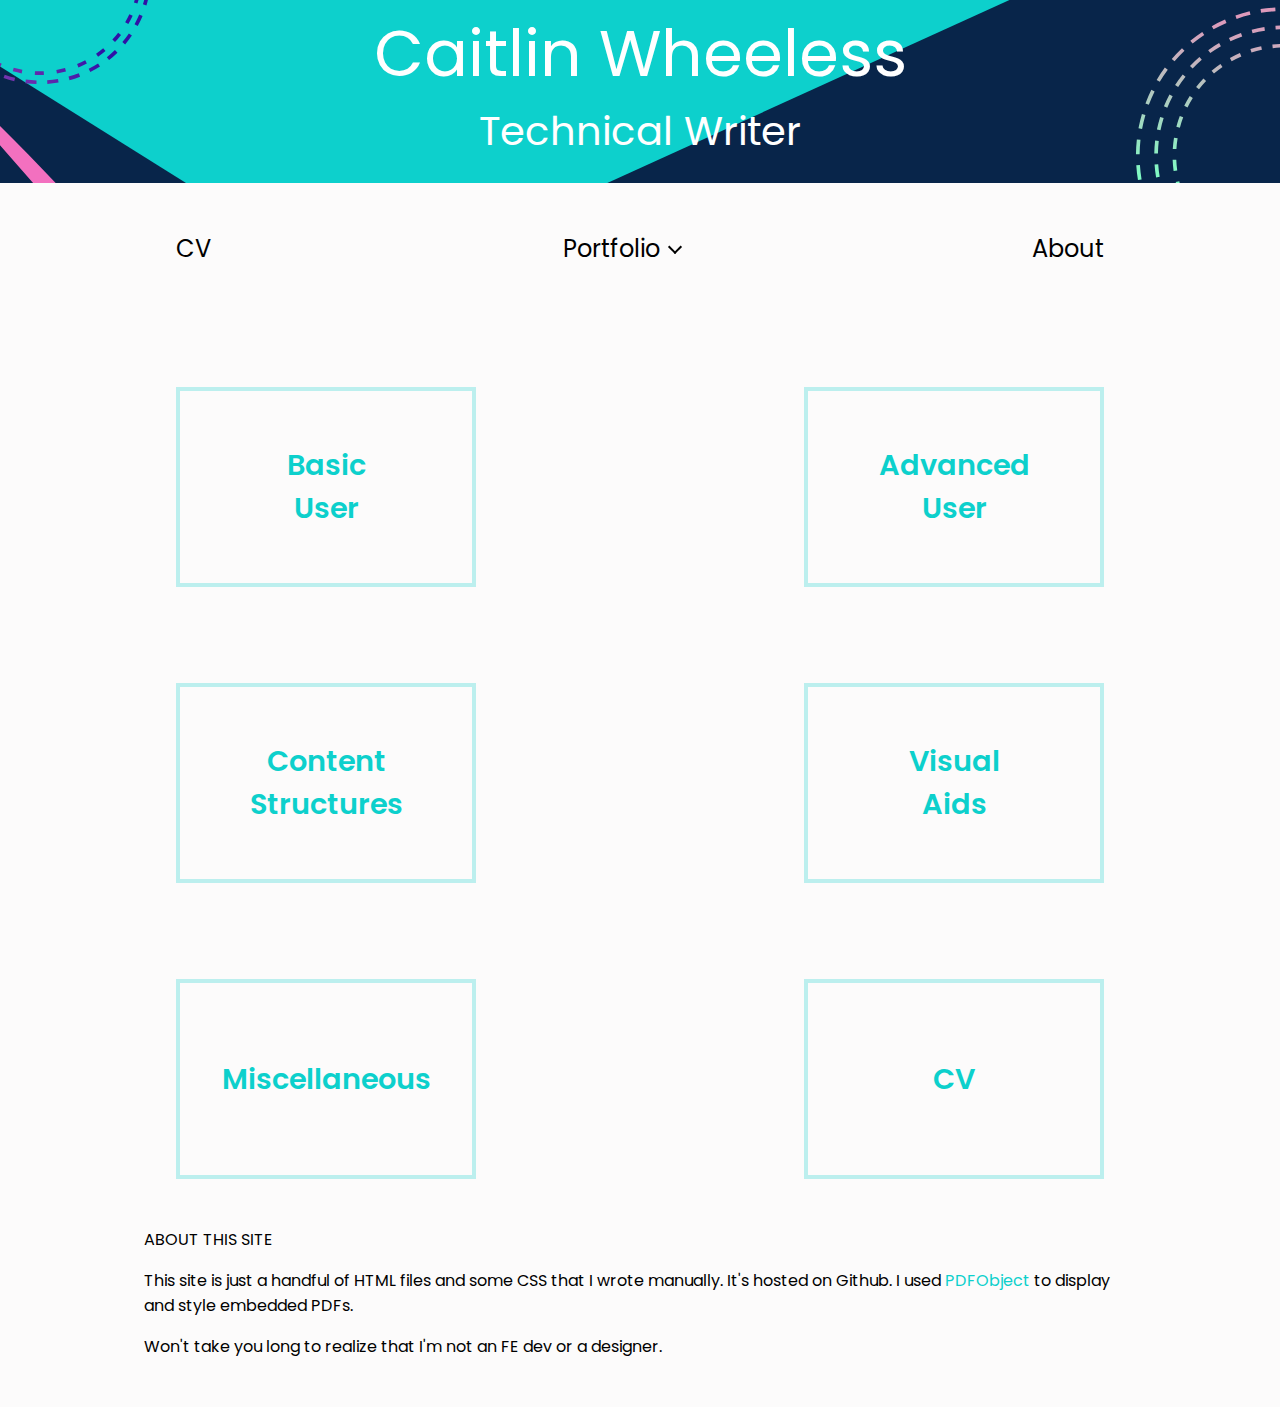
<file: index.html>
<!Doctype html>
<html>
<head>
	<meta http-equiv="Content-Type" content="text/html; charset=UTF-8" />
    <meta name="viewport" content="width=device-width, initial-scale=1">
	<title>Caitlin Wheeless Portfolio</title>
    <link href="https://fonts.googleapis.com/css?family=Poppins&display=swap" rel="stylesheet">
    <link href="css_caitlin.css" type="text/css" rel="stylesheet">
    <link href="css_home.css" type="text/css" rel="stylesheet" >
    <link rel="shortcut icon" type="image/png" href="favicon.ico"/>
    
    
</head>
<body>
    <header><div class="hometitle">Caitlin Wheeless</div>
    <div class="jobtitle">Technical Writer</div>
    </header>
    <nav>
        <div class="navwrap">
            <div><a href="resume.html">CV</a></div>
            <div class="dd-link"><span class="dd-arrow">Portfolio</span>
                <div id="cw-drop" class="dd-p">
                    <div>
                        <ul>
                            <li><a href="basic.html">Basic User</a></li>
                            <li><a href="advanced.html">Advanced User</a></li>
                            <li><a href="restructure.html">Content Structures</a></li>
                            <li><a href="visual.html">Visual Aids</a></li>
                            <li><a href="misc.html">Miscellaneous</a></li>
                        </ul>
                    </div>
                </div>
            </div>
            <div><a href="about.html">About</a></div>
        </div>
    </nav>
    <main>
    <article>
        <div class="homewrap">
        
            <div>
                <div>
                    <a class="card-b teal draw" href="basic.html"><span class="card-t">Basic User</span></a>
                </div>
            </div>
        
            <div>
                <div>
                    <a class="card-b teal draw" href="advanced.html"><span class="card-t">Advanced User</span></a>
                </div>
            </div>
            
            <div>
                <div>
                    <a class="card-b teal draw" href="restructure.html"><span class="card-t">Content Structures</span></a>
                </div>
            </div>
            
            <div>
                <div>
                    <a class="card-b teal draw" href="visual.html"><span class="card-t">Visual Aids</span></a>
                </div>
            </div>
            
            <div>
                <div>
                    <a class="card-b teal draw" href="misc.html"><span class="card-t">Miscellaneous</span></a>
                </div>
            </div>
            
            <div>
                <div>
                    <a class="card-b teal draw" href="resume.html"><span class="card-t">CV</span></a>
                </div>
            </div>
            
        
        </div>

        <div class="about-wrap">
            <div class="about-content">
                <div class="about-title im">ABOUT THIS SITE</div>
                <div class="im">
                    <p>This site is just a handful of HTML files and some CSS that I wrote manually. It's hosted on Github. I used <a target="_blank" href="https://pdfobject.com/">PDFObject</a> to display and style embedded PDFs.</p>
                    <p>Won't take you long to realize that I'm not an FE dev or a designer.</p>
                </div>
            </div> 
        </div>  
    </article>
    
    
    </main>

</body>    
</html>
</file>
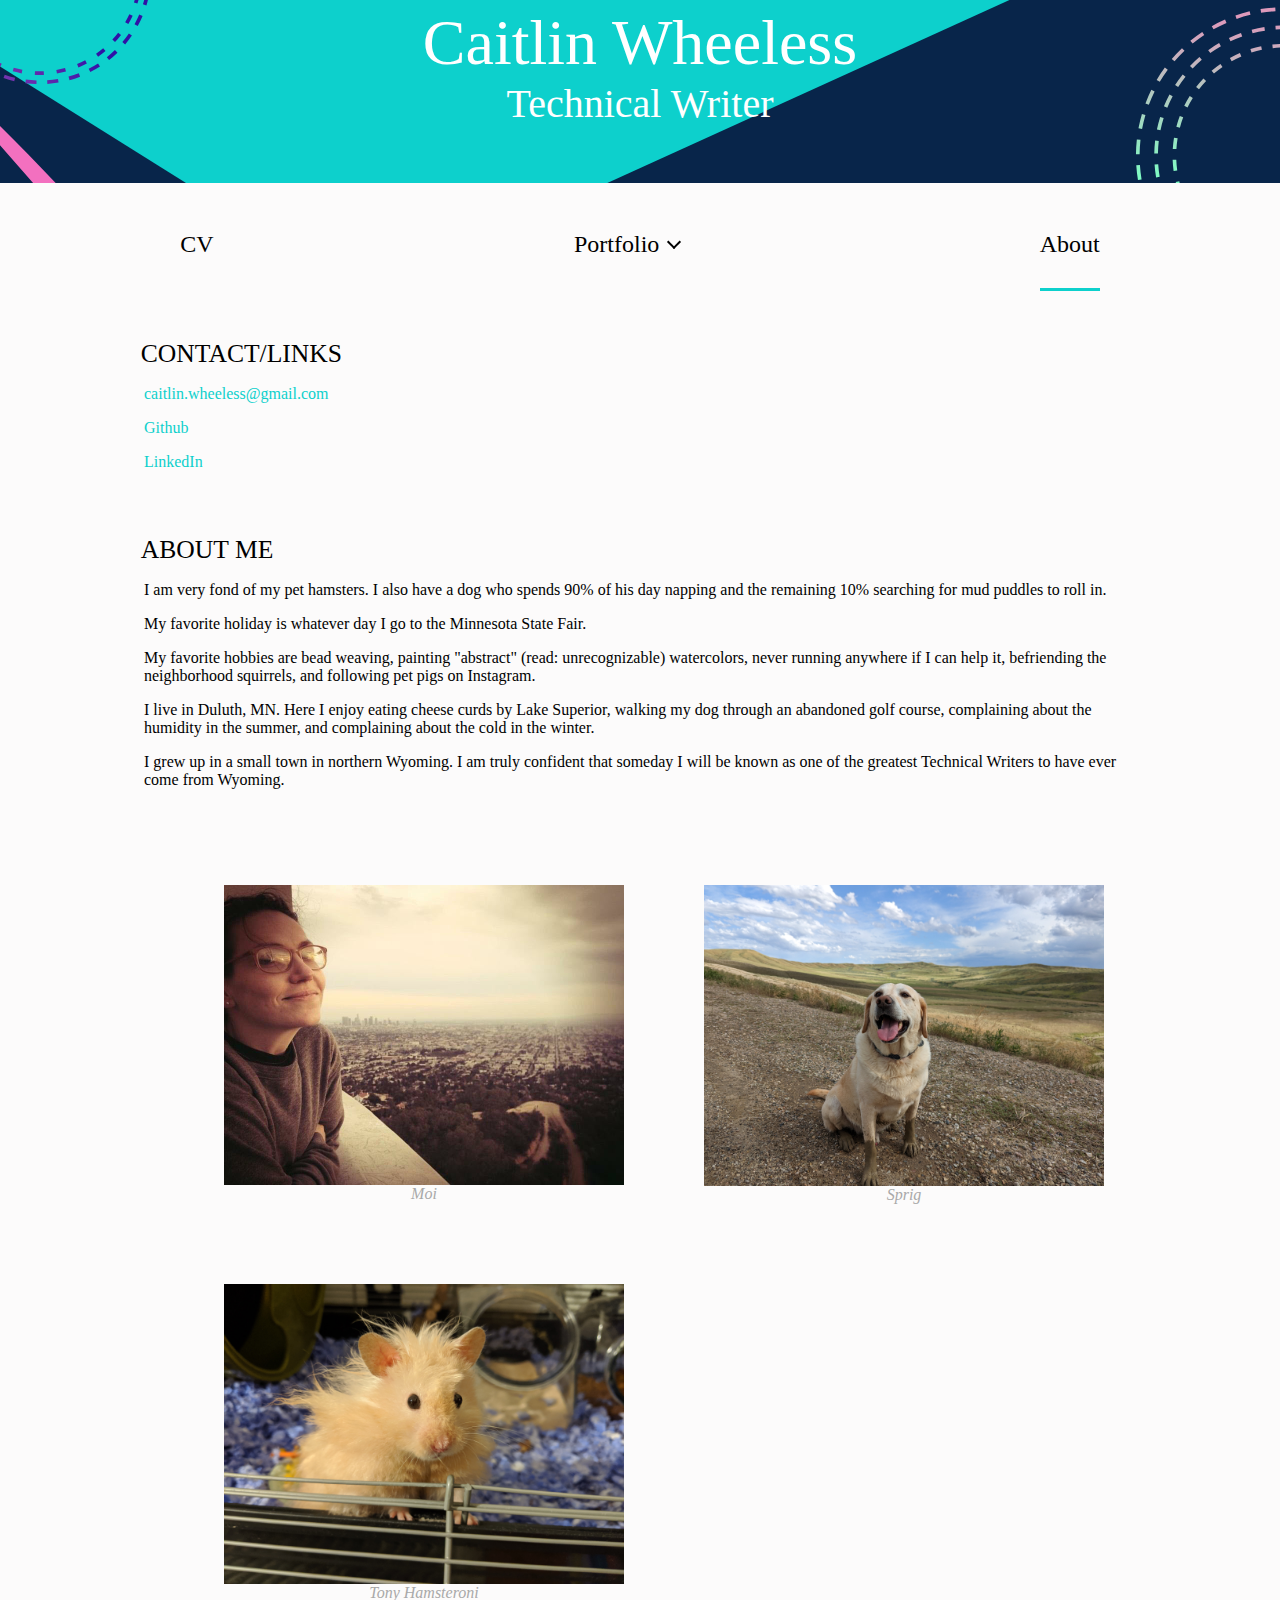
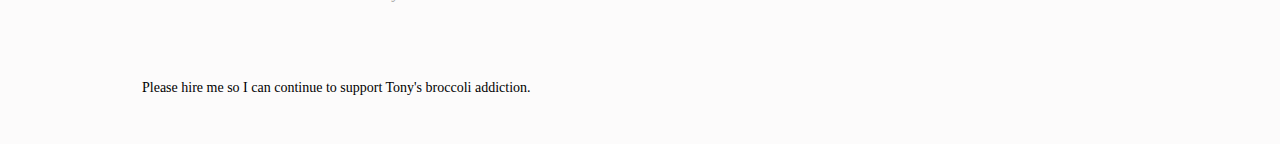
<file: about.html>
<!Doctype html>
<html>

<head>
    <meta http-equiv="Content-Type" content="text/html; charset=UTF-8" />
    <meta name="viewport" content="width=device-width, initial-scale=1">
    <title>Caitlin Wheeless Portfolio</title>
    <link href="https://fonts.googleapis.com/css?family=Inter&display=swap" rel="stylesheet">
    <link href="css_caitlin.css" type="text/css" rel="stylesheet">
    <link rel="shortcut icon" type="image/png" href="favicon.ico" />
    <script src="https://ajax.googleapis.com/ajax/libs/jquery/3.4.1/jquery.min.js"></script>
    <style>
        main article {
            max-width: 1200px;
        }
    </style>

</head>

<body class="aboutpage">
    <header>
        <div class="hometitle"><a href="index.html">Caitlin Wheeless</a></div>
        <div class="jobtitle"><a href="index.html">Technical Writer</a></div>
    </header>
    <nav>
        <div class="navwrap">
            <div><a href="resume.html">CV</a></div>
            <div class="dd-link"><span class="dd-arrow">Portfolio</span>
                <div class="dd-p">
                    <div>
                        <ul>
                            <li><a href="basic.html">Basic User</a></li>
                            <li><a href="advanced.html">Advanced User</a></li>
                            <li><a href="restructure.html">Content Structures</a></li>
                            <li><a href="visual.html">Visual Aids</a></li>
                            <li><a href="misc.html">Miscellaneous</a></li>
                        </ul>
                    </div>
                </div>
            </div>
            <div class="here">About</div>
        </div>
    </nav>
    <main>
        <article>
            <div class="section-title">CONTACT/LINKS</div>
            <div class="im">
                <p><a href="mailto:caitlin.wheeless@gmail.com">caitlin.wheeless@gmail.com</a></p>
                <p><a href="https://github.com/caitlinwheeless" target="_blank">Github</a></p>
                <p><a href="https://www.linkedin.com/in/caitlin-w-559040150/" target="_blank">LinkedIn</a></p>
                
            </div>

            <div class="section-title">ABOUT ME</div>

            <div class="im">
                <p>I am very fond of my pet hamsters. I also have a dog who spends 90% of his day napping and the remaining 10% searching for mud puddles to roll in. </p>
                <p>My favorite holiday is whatever day I go to the Minnesota State Fair.</p>
                
                
                <p>My favorite hobbies are bead weaving, painting "abstract" (read: unrecognizable) watercolors, never running anywhere if I can help it, befriending the neighborhood squirrels, and following pet pigs on Instagram.</p>
                
                <p>I live in Duluth, MN. Here I enjoy eating cheese curds by Lake Superior, walking my dog through an abandoned golf course, complaining about the humidity in the summer, and complaining about the cold in the winter.</p>

                <p>I grew up in a small town in northern Wyoming. I am truly confident that someday I will be known as one of the greatest Technical Writers to have ever come from Wyoming.</p>
                
                
            </div>

            <div class="im fi">
                <div class="ham">
                    <img alt="Caitlin" title="So Dreamy" src="images/Caitlin.jpg">
                    <div class="image-cap"><span>Moi</span></div>
                </div>

                <div class="ham">
                    <img alt="Muddy Paws and Derp" title="Muddy Paws and Derp" src="images/Sprig.jpg">
                    <div class="image-cap"><span>Sprig</span></div>
                </div>

                <div class="ham">
                    <img alt="Lil Cutie" title="Lil Cutie" src="images/Tony.jpg">
                    <div class="image-cap"><span>Tony Hamsteroni</span></div>
                </div>
                
                
            </div>

            <div class="im" style="font-size: 14px; padding-top: 4rem;"><p>Please hire me so I can continue to support Tony's broccoli addiction.</p></div>
            







        </article>
    </main>

</body>



</html>
</file>
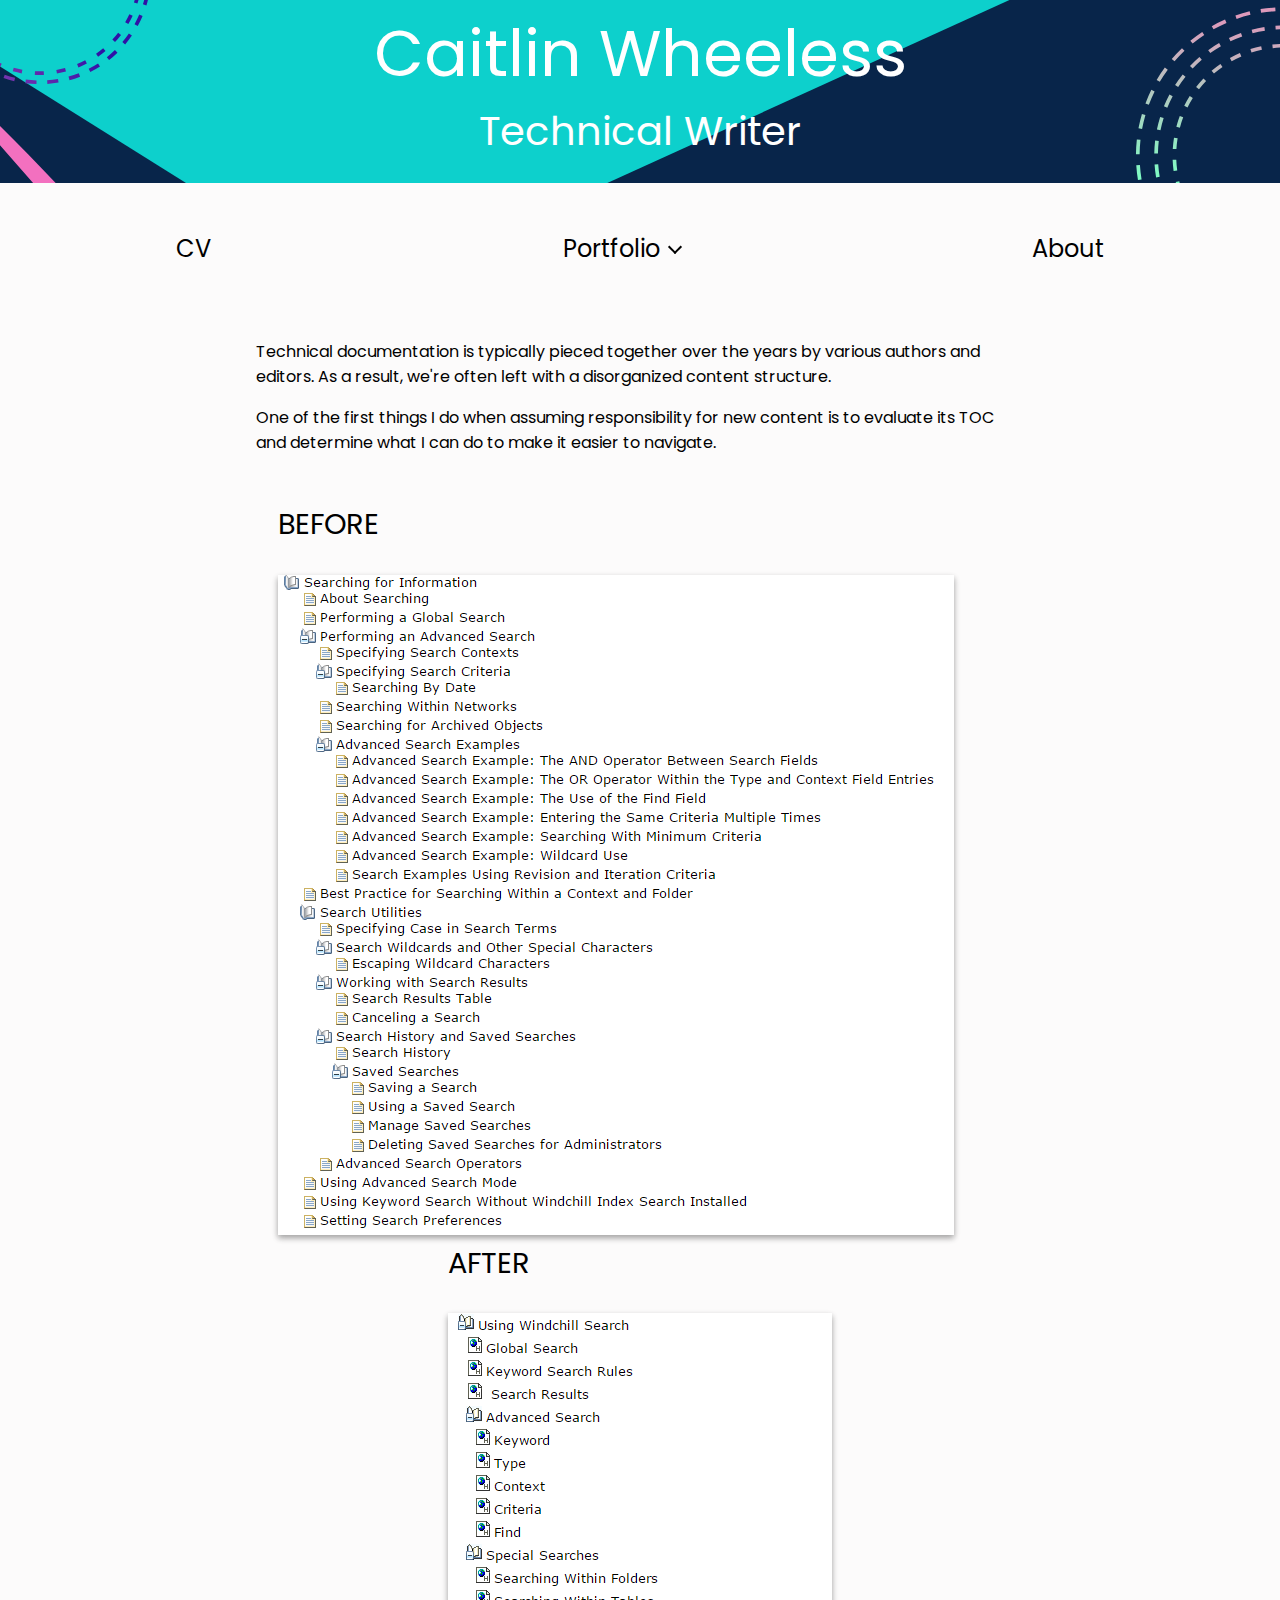
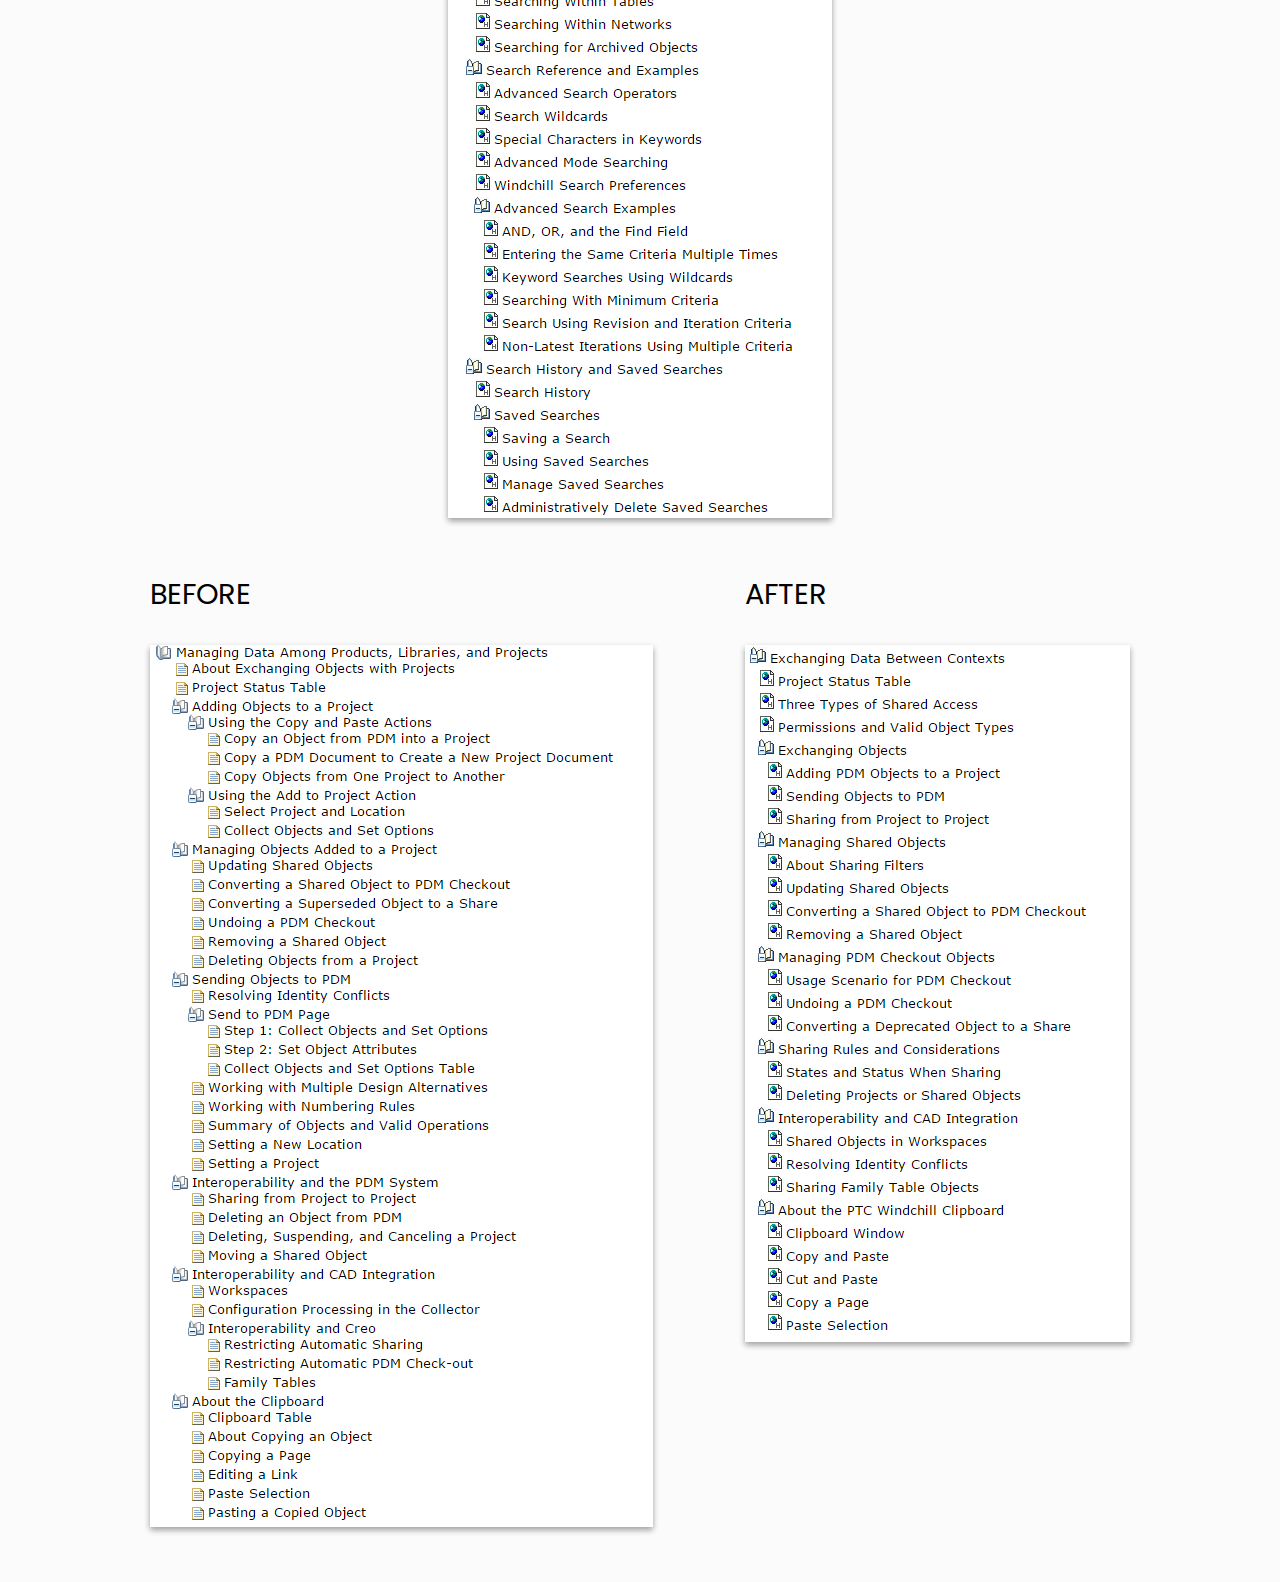
<file: restructure.html>
<!Doctype html>
<html>

<head>


    <meta http-equiv="Content-Type" content="text/html; charset=UTF-8" />
    <meta name="viewport" content="width=device-width, initial-scale=1">
    <title>Caitlin Wheeless Portfolio</title>
    <link href="https://fonts.googleapis.com/css?family=Poppins&display=swap" rel="stylesheet">
    <link href="css_caitlin.css" type="text/css" rel="stylesheet">
    <link href="css_image.css" type="text/css" rel="stylesheet">
    <link rel="shortcut icon" type="image/png" href="favicon.ico"/>


</head>

<body>
    <header>
        <div class="hometitle"><a href="caitlin.html">Caitlin Wheeless</a></div>
        <div class="jobtitle"><a href="caitlin.html">Technical Writer</a></div>
    </header>
    <nav>
        <div class="navwrap">
            <div><a href="resume.html">CV</a></div>
            <div class="dd-link"><span class="dd-arrow">Portfolio</span>
                <div class="dd-p">
                    <div>
                        <ul>
                            <li><a href="basic.html">Basic User</a></li>
                            <li><a href="advanced.html">Advanced User</a></li>
                            <li><a href="restructure.html">Content Structures</a></li>
                            <li><a href="visual.html">Visual Aids</a></li>
                            <li><a href="misc.html">Miscellaneous</a></li>
                        </ul>
                    </div>
                </div>
            </div>
            <div><a href="about.html">About</a></div>
        </div>
    </nav>
    <main>
        <article class="shrink">
            <div class="intro-content-rs">
            <p>Technical documentation is typically pieced together over the years by various authors and editors. As a result, we're often left with a disorganized content structure. </p> 
            
            <p>One of the first things I do when assuming responsibility for new content is to evaluate its TOC and determine what I can do to make it easier to navigate.</p>
                </div>
            
            <div class="image-wrap">
                <div>
                    <div class="img-title">Before</div>
                    <img alt="Search Before" src="images/SearchBefore.png">
                </div>
                <div>
                    <div class="img-title">After</div>
                    <img alt="Search After" src="images/SearchAfter.png">
                </div>
            
            </div>
            
            <div class="image-wrap" style="margin-top:3em">
                <div>
                    <div class="img-title">Before</div>
                    <img alt="Interop Before" src="images/InteropBefore.png">
                </div>
                <div>
                    <div class="img-title">After</div>
                    <img alt="Interop After" src="images/InteropAfter.png">
                </div>
            
            </div>
            
            
            
            
           
            
        </article>
    </main>

</body> 

</html>
</file>
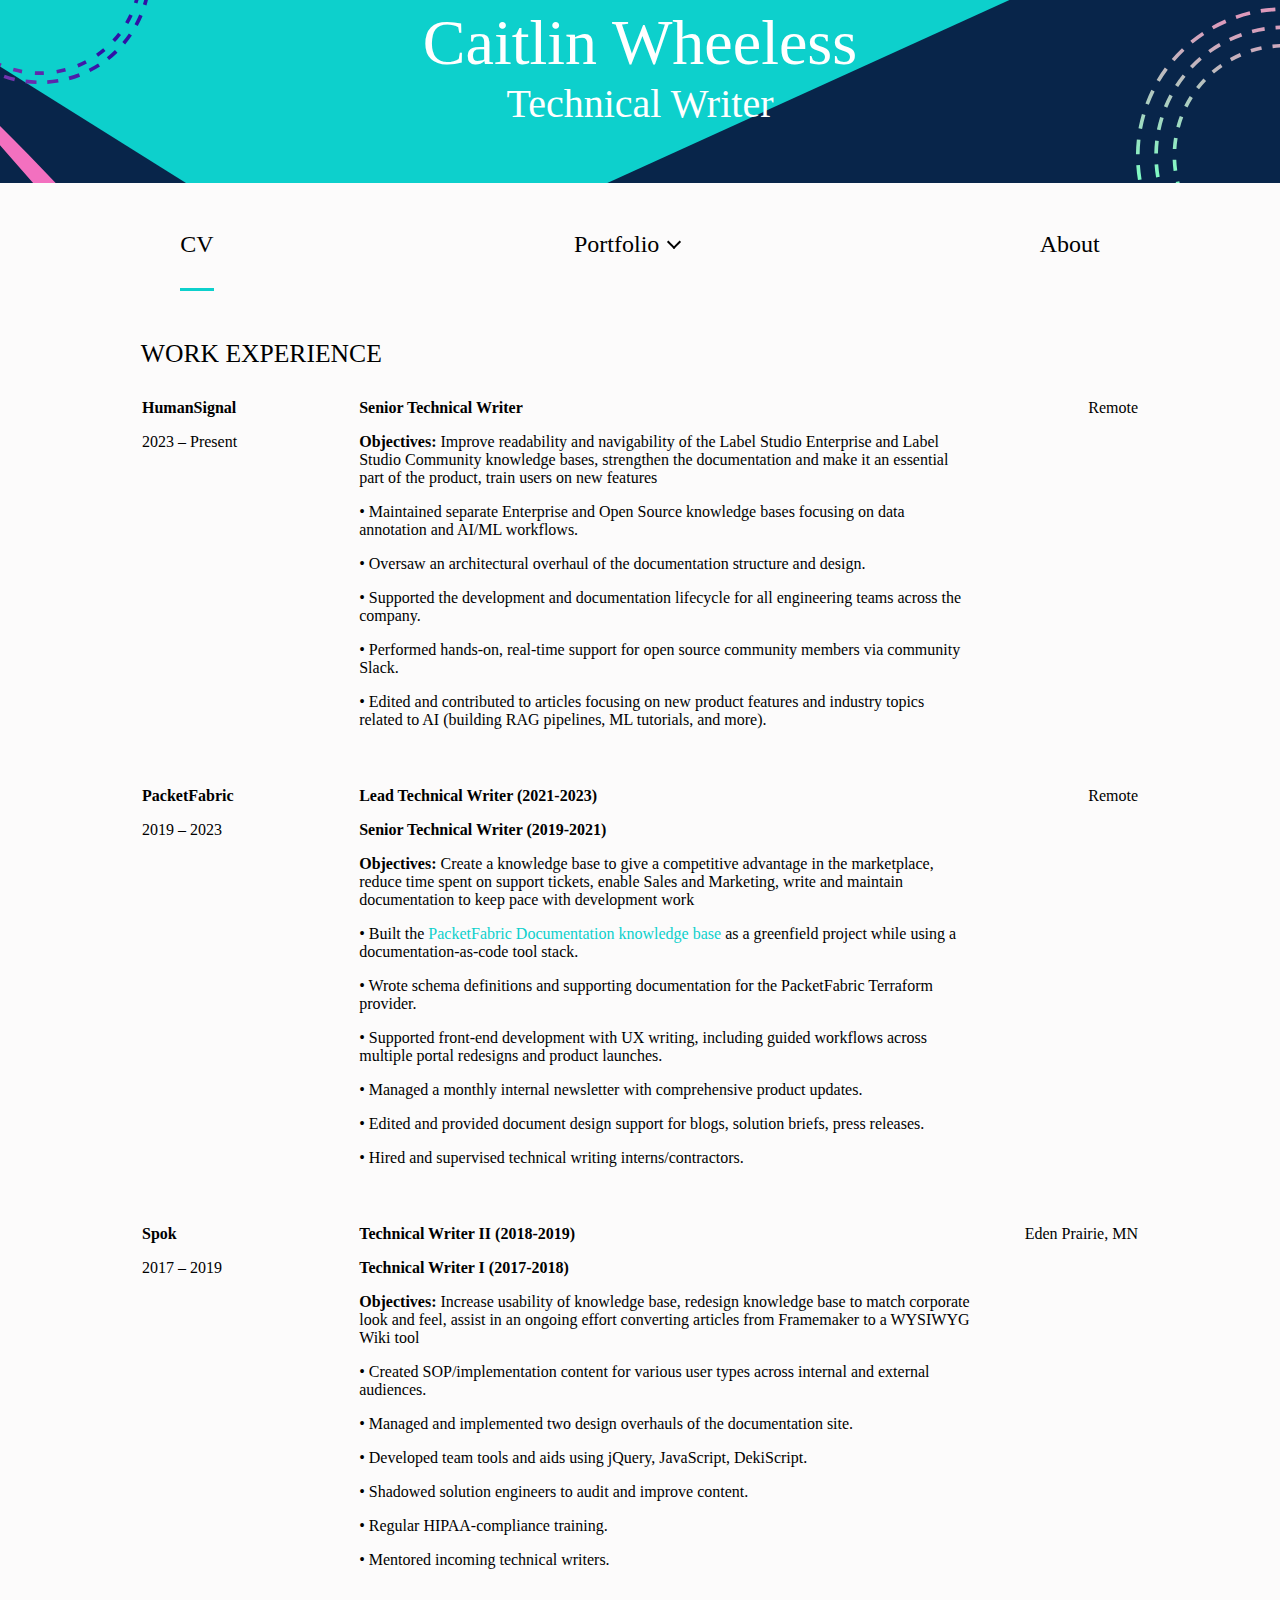
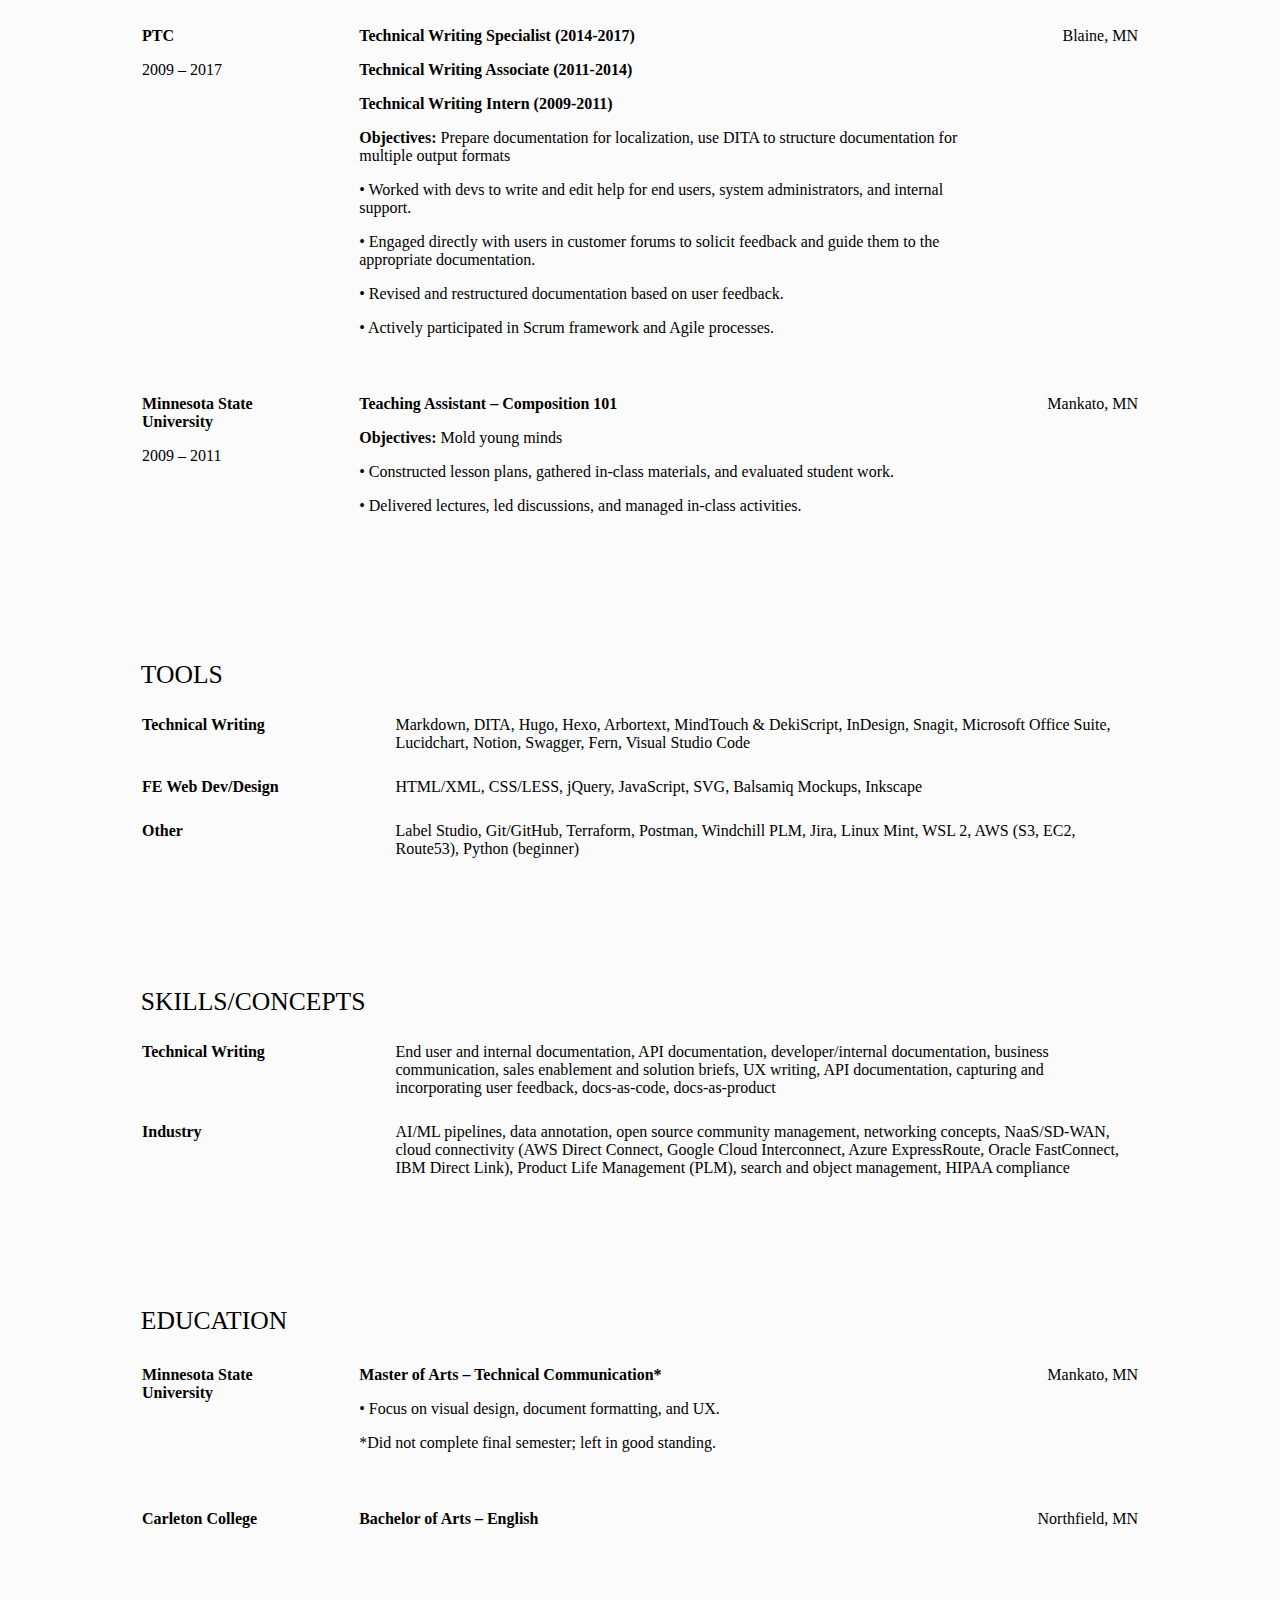
<file: resume.html>
<!Doctype html>
<html>

<head>
    <meta name="viewport" content="width=device-width, initial-scale=1" />
    <meta http-equiv="Content-Type" content="text/html; charset=UTF-8" />
    <title>Caitlin Wheeless Portfolio</title>
    <link href="https://fonts.googleapis.com/css?family=Inter&display=swap" rel="stylesheet">
    <link href="css_caitlin.css" type="text/css" rel="stylesheet">
    <link href="css_table.css" type="text/css" rel="stylesheet">
    <link rel="shortcut icon" type="image/png" href="favicon.ico" />


</head>

<body>
    <header>
        <div class="hometitle"><a href="index.html">Caitlin Wheeless</a></div>
        <div class="jobtitle"><a href="index.html">Technical Writer</a></div>
    </header>
    <nav>
        <div class="navwrap">
            <div class="here">CV </div>
            <div class="dd-link"><span class="dd-arrow">Portfolio</span>
                <div class="dd-p">
                    <div>
                        <ul>
                            <li><a href="basic.html">Basic User</a></li>
                            <li><a href="advanced.html">Advanced User</a></li>
                            <li><a href="restructure.html">Content Structures</a></li>
                            <li><a href="visual.html">Visual Aids</a></li>
                            <li><a href="misc.html">Miscellaneous</a></li>
                        </ul>
                    </div>
                </div>
            </div>
            <div><a href="about.html">About</a></div>
        </div>
    </nav>
    <main>
        <article class="shrink">

            <div class="section-title">WORK EXPERIENCE</div>
            <table class="collapse">
                <tbody>
                    <tr>
                        <td>
                            <p><strong>HumanSignal</strong></p>
                            <p>2023 &ndash; Present</p>
                        </td>
                        <td>
                            <p><strong>Senior Technical Writer</strong></p>

                            <p class="objectives"><strong>Objectives:</strong> Improve readability and navigability of the Label Studio Enterprise and Label Studio Community knowledge bases, strengthen the documentation and make it an essential part of the product, train users on new features</p>

                            <p>&bull; Maintained separate Enterprise and Open Source knowledge bases focusing on data annotation and AI/ML workflows. </p>
                            <p>&bull; Oversaw an architectural overhaul of the documentation structure and design. </p>
                            <p>&bull; Supported the development and documentation lifecycle for all engineering teams across the company. </p>
                            <p>&bull; Performed hands-on, real-time support for open source community members via community Slack.</p>
                            <p>&bull; Edited and contributed to articles focusing on new product features and industry topics related to AI (building RAG pipelines, ML tutorials, and more).</p>
                            
                        </td>
                        <td>
                            <p>Remote</p>
                        </td>
                    </tr>
                    <tr>
                        <td>
                            <p><strong>PacketFabric</strong></p>
                            <p>2019 &ndash; 2023</p>
                        </td>
                        <td>
                            <p><strong>Lead Technical Writer (2021-2023)</strong></p>
                            <p><strong>Senior Technical Writer (2019-2021)</strong></p>

                            <p class="objectives"><strong>Objectives:</strong> Create a knowledge base to give a competitive advantage in the marketplace, reduce time spent on support tickets, enable Sales and Marketing, write and maintain documentation to keep pace with development work</p>

                            <p>&bull; Built the <a href="https://docs.packetfabric.com/" target="_blank">PacketFabric Documentation knowledge base</a> as a greenfield project while using a documentation-as-code tool stack.</p>
                            <p>&bull; Wrote schema definitions and supporting documentation for the PacketFabric Terraform provider.</p>
                            <p>&bull; Supported front-end development with UX writing, including guided workflows across multiple portal redesigns and product launches. </p>
                            <p>&bull; Managed a monthly internal newsletter with comprehensive product updates.</p>
                            <p>&bull; Edited and provided document design support for blogs, solution briefs, press releases.</p>
                            <p>&bull; Hired and supervised technical writing interns/contractors.</p> 

                            
                        </td>
                        <td>
                            <p>Remote</p>
                        </td>
                    </tr>
                    <tr>
                        <td>
                            <p><strong>Spok</strong></p>
                            <p>2017 &ndash; 2019</p>
                        </td>
                        <td>
                            <p><strong>Technical Writer II (2018-2019)</strong></p>
                            <p><strong>Technical Writer I (2017-2018)</strong></p>

                            <p class="objectives"><strong>Objectives:</strong> Increase usability of knowledge base, redesign knowledge base to match corporate look and feel, assist in an ongoing effort converting articles from Framemaker to a WYSIWYG Wiki tool </p>

                            <p>&bull; Created SOP/implementation content for various user types across internal and external audiences.</p>
                            <p>&bull; Managed and implemented two design overhauls of the documentation site.</p>
                            <p>&bull; Developed team tools and aids using jQuery, JavaScript, DekiScript. </p>
                            <p>&bull; Shadowed solution engineers to audit and improve content.</p>
                            <p>&bull; Regular HIPAA-compliance training.</p>
                            <p>&bull; Mentored incoming technical writers.</p>

                        </td>
                        <td>
                            <p>Eden Prairie, MN</p>
                        </td>
                    </tr>
                    <tr>
                        <td>
                            <p><strong>PTC</strong></p>
                            <p>2009 &ndash; 2017</p>
                        </td>
                        <td>
                            <p><strong>Technical Writing Specialist (2014-2017)</strong></p>
                            <p><strong>Technical Writing Associate (2011-2014)</strong></p>
                            <p><strong>Technical Writing Intern (2009-2011)</strong></p>

                            <p class="objectives"><strong>Objectives:</strong> Prepare documentation for localization, use DITA to structure documentation for multiple output formats</p>

                            <p>&bull; Worked with devs to write and edit help for end users, system administrators, and internal support.</p>
                            <p>&bull; Engaged directly with users in customer forums to solicit feedback and guide them to the appropriate documentation.</p>
                            <p>&bull; Revised and restructured documentation based on user feedback.</p>
                            <p>&bull; Actively participated in Scrum framework and Agile processes.</p>


                        </td>
                        <td>
                            <p>Blaine, MN</p>
                        </td>
                    </tr>
                    <tr>
                        <td>
                            <p><strong>Minnesota State University</strong></p>
                            <p>2009 &ndash; 2011</p>
                        </td>
                        <td>
                            <p><strong>Teaching Assistant &ndash; Composition 101</strong></p>

                            <p class="objectives"><strong>Objectives:</strong> Mold young minds </p>

                            <p>&bull; Constructed lesson plans, gathered in-class materials, and evaluated student work.</p>
                            <p>&bull; Delivered lectures, led discussions, and managed in-class activities.</p>
                        </td>
                        <td>
                            <p>Mankato, MN</p>
                        </td>
                    </tr>
                </tbody>
            </table>




            <div class="section-title">TOOLS</div>
            <table class="two-c collapse">
                <tbody>
                    <tr>
                        <td>
                            <p><strong>Technical Writing</strong></p>
                        </td>
                        <td><p>Markdown, DITA, Hugo, Hexo, Arbortext, MindTouch & DekiScript, InDesign, Snagit, Microsoft Office Suite, Lucidchart, Notion, Swagger, Fern, Visual Studio Code</p></td>
                    </tr>
                    <tr>
                        <td>
                            <p><strong>FE Web Dev/Design</strong></p>
                        </td>
                        <td><p>HTML/XML, CSS/LESS, jQuery, JavaScript, SVG, Balsamiq Mockups, Inkscape</p></td>
                    </tr>
                    <tr>
                        <td>
                            <p><strong>Other</strong></p>
                        </td>
                        <td><p>Label Studio, Git/GitHub, Terraform, Postman, Windchill PLM, Jira, Linux Mint, WSL 2, AWS (S3, EC2, Route53), Python (beginner)</p></td>
                    </tr>
                </tbody>
            </table>


            
        


            <div class="section-title">SKILLS/CONCEPTS</div>
            <table class="two-c collapse">
                <tbody>
                    <tr>
                        <td>
                            <p><strong>Technical Writing</strong></p>
                        </td>
                        <td><p>End user and internal documentation, API documentation, developer/internal documentation, business communication, sales enablement and solution briefs, UX writing, API documentation, capturing and incorporating user feedback, docs-as-code, docs-as-product</p></td>
                    </tr>
                    <tr>
                        <td>
                            <p><strong>Industry</strong></p>
                        </td>
                        <td><p>AI/ML pipelines, data annotation, open source community management, networking concepts, NaaS/SD-WAN, cloud connectivity (AWS Direct Connect, Google Cloud Interconnect, Azure ExpressRoute, Oracle FastConnect, IBM Direct Link), Product Life Management (PLM), search and object management, HIPAA compliance</p></td>
                    </tr>
                </tbody>
            </table>





            
            
            
            <div class="section-title">EDUCATION</div>
            <table class="collapse education">
                <tbody>
                    <tr>
                        <td>
                            <p><strong>Minnesota State University</strong></p>
                        </td>
                        <td>
                            <p><strong>Master of Arts &ndash; Technical Communication*</strong></p>
                            <p>&bull; Focus on visual design, document formatting, and UX. </p>
                            <p>*Did not complete final semester; left in good standing.</p>
                        </td>
                        <td>
                            <p>Mankato, MN</p>
                        </td>
                    </tr>
                    <tr>
                        <td>
                            <p><strong>Carleton College</strong></p>
                        </td>
                        <td>
                            <p><strong>Bachelor of Arts &ndash; English</strong></p>
                        </td>
                        <td>
                            <p>Northfield, MN</p>
                        </td>
                    </tr>
                </tbody>
            </table>




        </article>





    </main>

</body>



</html>
</file>
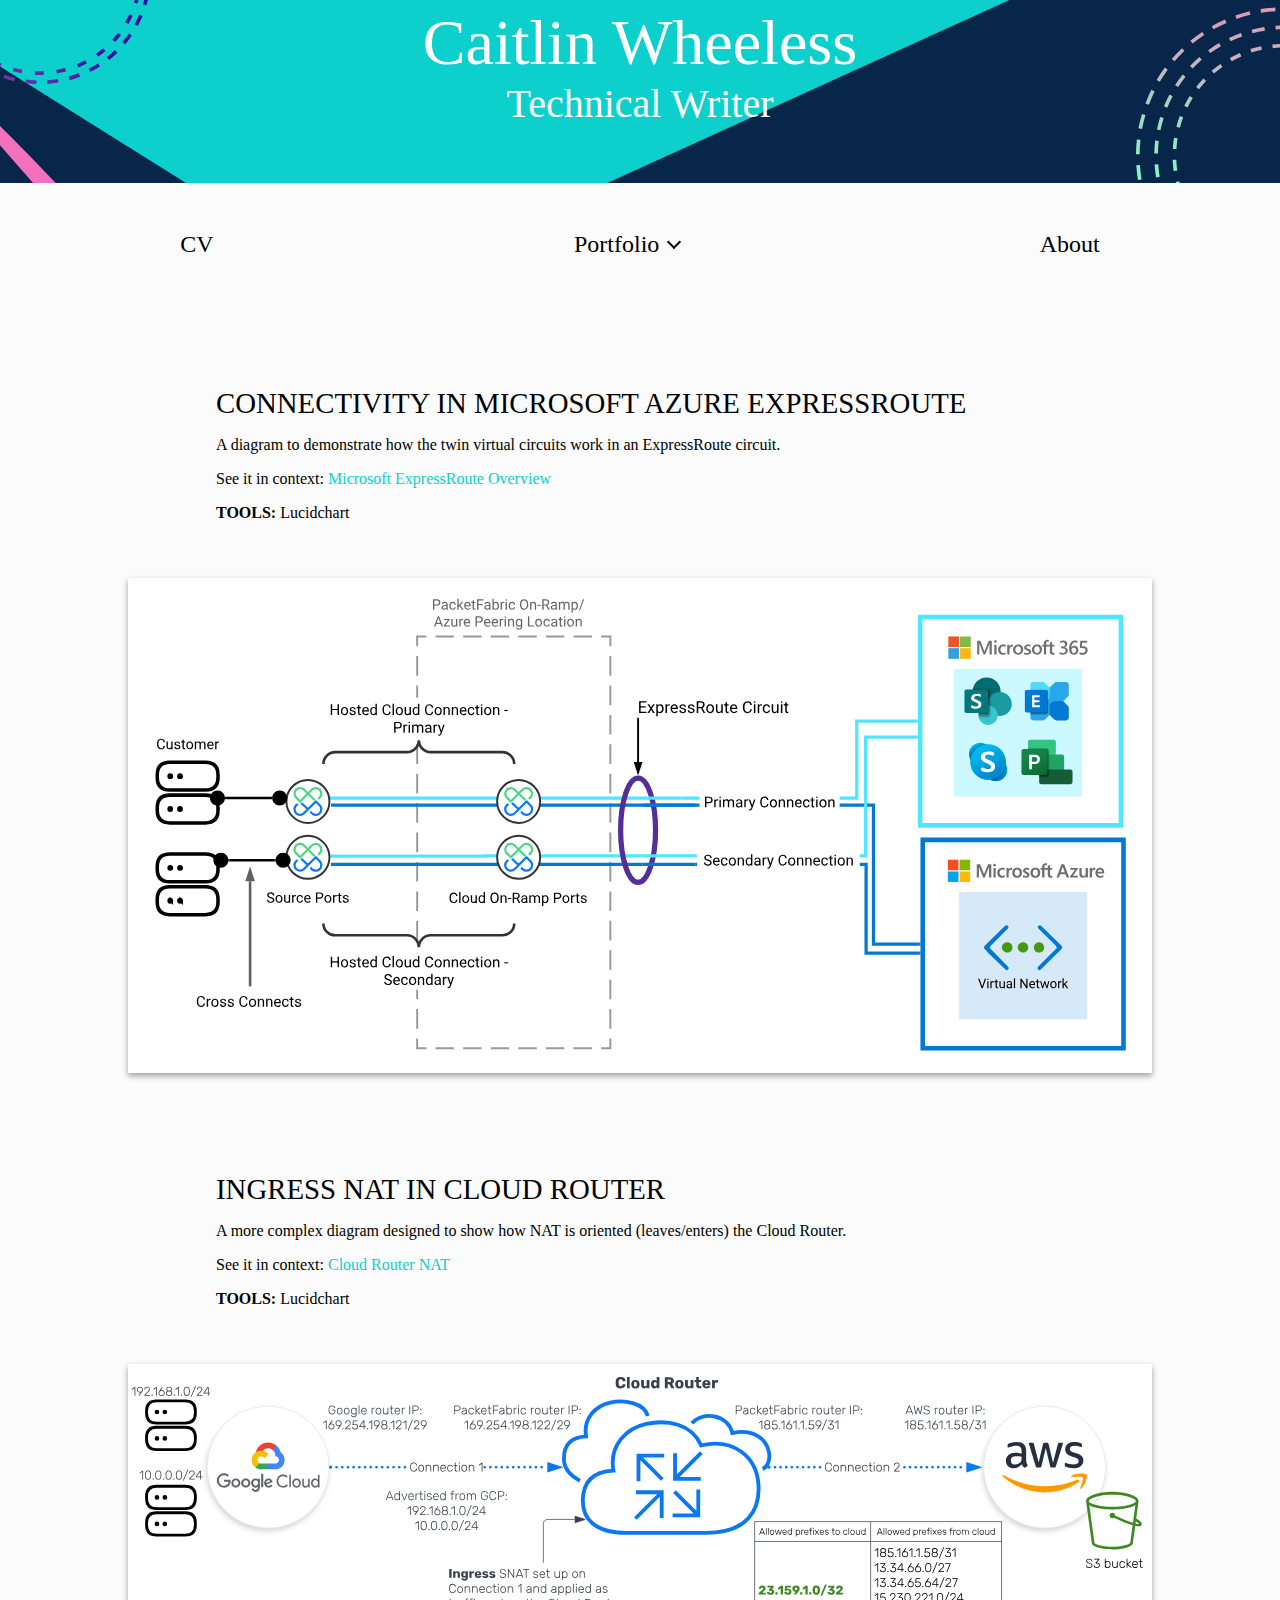
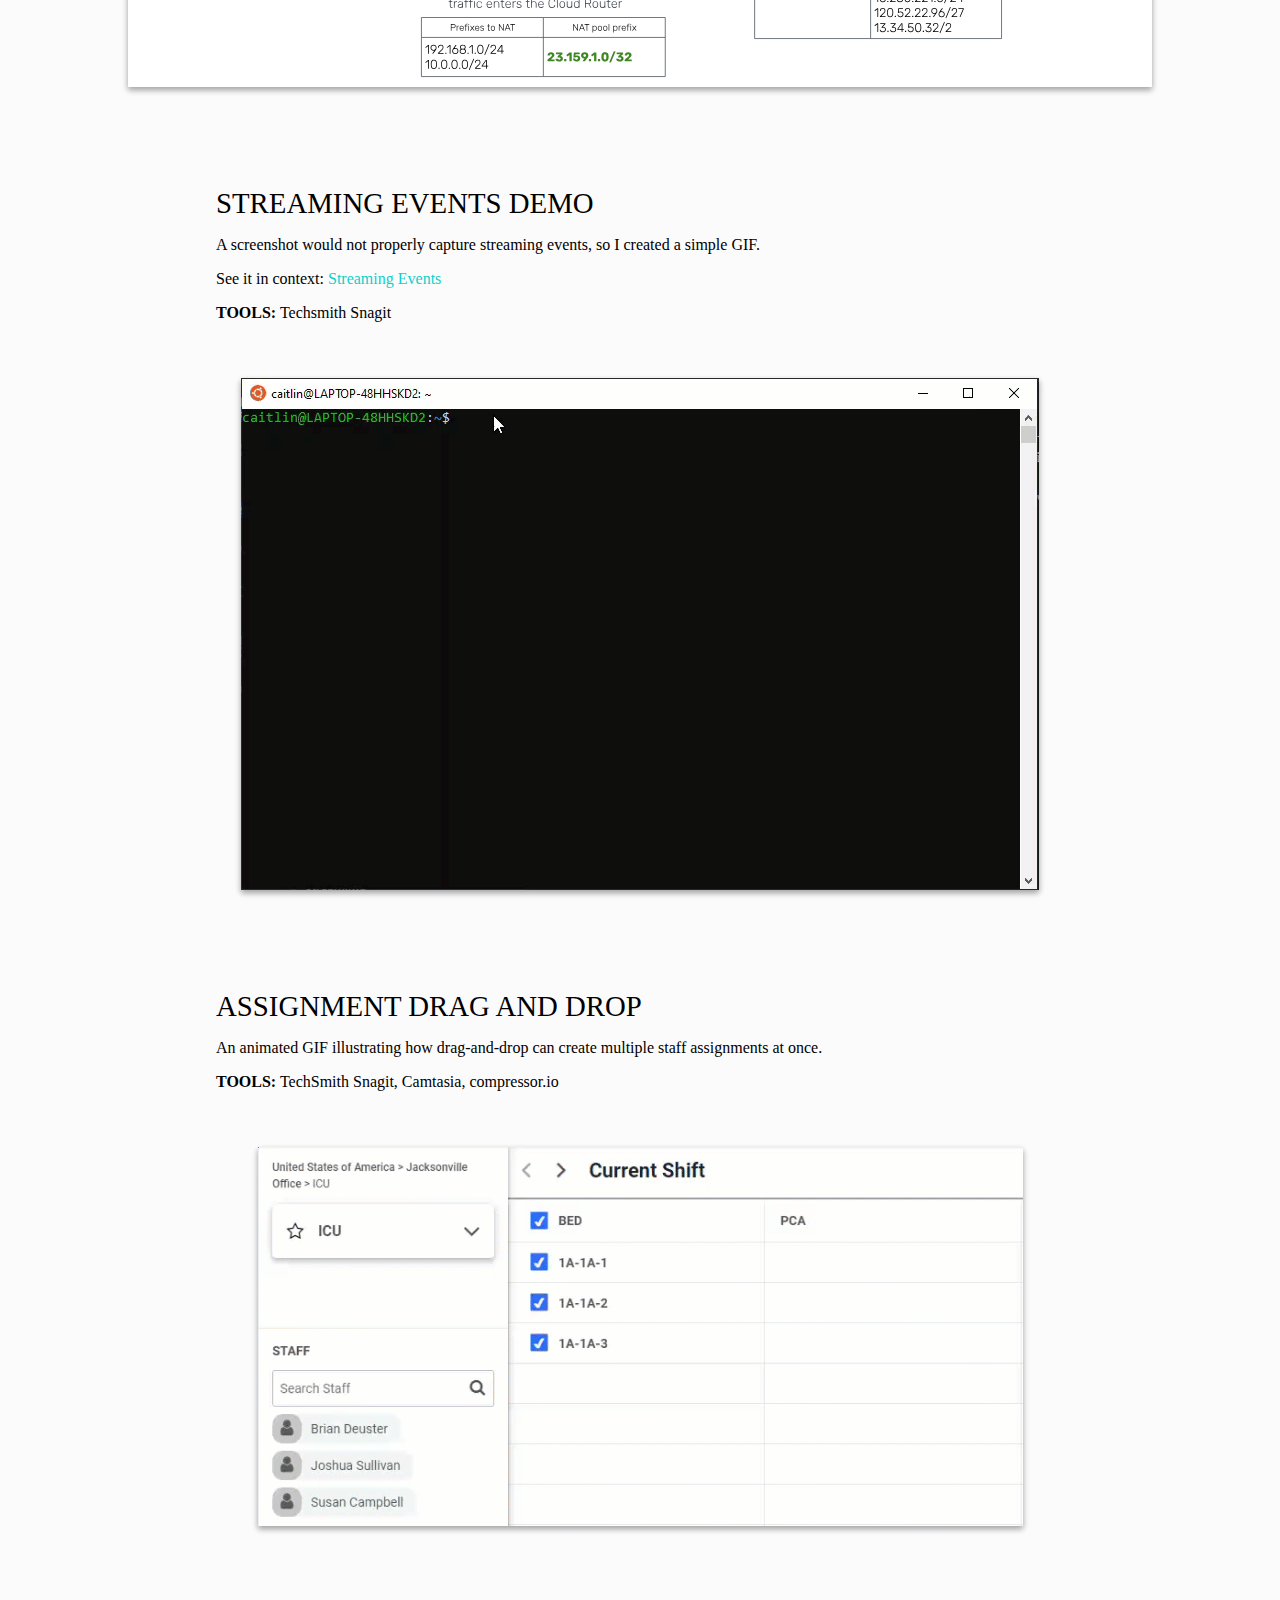
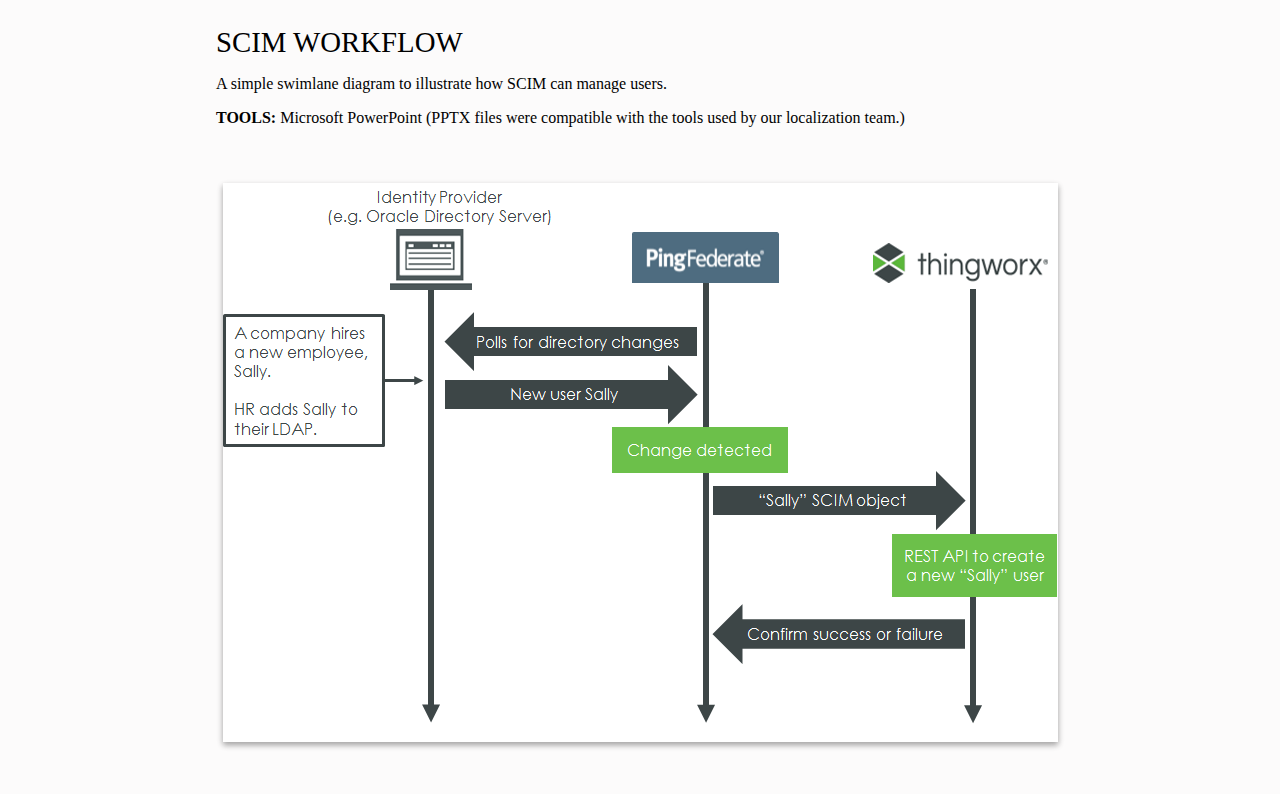
<file: visual.html>
<!Doctype html>
<html>

<head>
    <meta http-equiv="Content-Type" content="text/html; charset=UTF-8" />
    <meta name="viewport" content="width=device-width, initial-scale=1">
    <title>Caitlin Wheeless Portfolio</title>
    <link href="https://fonts.googleapis.com/css?family=Inter&display=swap" rel="stylesheet">
    <link href="css_caitlin.css" type="text/css" rel="stylesheet">
    <link href="css_image.css" type="text/css" rel="stylesheet">
    <link rel="shortcut icon" type="image/png" href="favicon.ico"/>


</head>

<body>
    <header>
        <div class="hometitle"><a href="index.html">Caitlin Wheeless</a></div>
        <div class="jobtitle"><a href="index.html">Technical Writer</a></div>
    </header>
    <nav>
        <div class="navwrap">
            <div><a href="resume.html">CV</a></div>
            <div class="dd-link"><span class="dd-arrow">Portfolio</span>
                <div class="dd-p">
                    <div>
                        <ul>
                            <li><a href="basic.html">Basic User</a></li>
                            <li><a href="advanced.html">Advanced User</a></li>
                            <li><a href="restructure.html">Content Structures</a></li>
                            <li><a href="visual.html">Visual Aids</a></li>
                            <li><a href="misc.html">Miscellaneous</a></li>
                        </ul>
                    </div>
                </div>
            </div>
            <div><a href="about.html">About</a></div>
        </div>
    </nav>
    <main>
        <article class="shrink">

            <div class="intro">
                <div class="intro-content">
                    <div class="intro-title">Connectivity in Microsoft Azure ExpressRoute</div>
                    <div class="intro-text">
                        <p>A diagram to demonstrate how the twin virtual circuits work in an ExpressRoute circuit.</p>
                        <p>See it in context: <a href="https://docs.packetfabric.com/cloud/microsoft/overview/" target="_blank">Microsoft ExpressRoute Overview</a></p>
                        <p><b>TOOLS:</b> Lucidchart</p>
                    </div>
                </div>
            </div>
            <div class="image-wrap singles">
                <div>
                    <img alt="ExpressRoute Diagram" src="images/azure_expressroute_diagram.svg">
                </div>          
            </div>

            <div class="intro">
                <div class="intro-content">
                    <div class="intro-title">Ingress NAT in Cloud Router</div>
                    <div class="intro-text">
                        <p>A more complex diagram designed to show how NAT is oriented (leaves/enters) the Cloud Router.</p>
                        <p>See it in context: <a href="https://docs.packetfabric.com/cr/nat/" target="_blank">Cloud Router NAT</a></p>
                        <p><b>TOOLS:</b> Lucidchart</p>
                    </div>
                </div>
            </div>
            <div class="image-wrap singles">
                <div>
                    <img alt="Ingress NAT" src="images/ingress_snat.svg">
                </div>          
            </div>

            <div class="intro">
                <div class="intro-content">
                    <div class="intro-title">Streaming Events Demo</div>
                    <div class="intro-text">
                        <p>A screenshot would not properly capture streaming events, so I created a simple GIF.</p>
                        <p>See it in context: <a href="https://docs.packetfabric.com/ts/stream/" target="_blank">Streaming Events</a></p>
                        <p><b>TOOLS:</b> Techsmith Snagit</p>
                    </div>
                </div>
            </div>
            <div class="image-wrap singles">
                <div>
                    <img alt="Stream" src="images/stream.gif">
                </div>          
            </div>


            <div class="intro">
                <div class="intro-content">
                    <div class="intro-title">Assignment Drag and Drop</div>
                    <div class="intro-text">
                        <p>An animated GIF illustrating how drag-and-drop can create multiple staff assignments at once.</p>
                        <p><b>TOOLS:</b> TechSmith Snagit, Camtasia, compressor.io</p>
                    </div>
                </div>
            </div>
            
            <div class="image-wrap singles">
                <div>
                    <img alt="Drag Drop" src="images/DragDropMultiple2.gif">
                </div>          
            </div>
            

            <div class="intro">
                <div class="intro-content">
                    <div class="intro-title">SCIM Workflow</div>
                    <div class="intro-text">
                        <p>A simple swimlane diagram to illustrate how SCIM can manage users.</p>
                        <p><b>TOOLS:</b> Microsoft PowerPoint (PPTX files were compatible with the tools used by our localization team.)</p>
                    </div>
                </div>
            </div>
            
            <div class="image-wrap singles">
                <div>
                    <img alt="SCIM Workflow" src="images/SCIM.png">
                </div>          
            </div>
                
            
        </article>
    </main>

</body> 

</html>
</file>
<file: css_caitlin.css>
body {
    font-family: 'Poppins', serif;
    font-size: 16px;
    background-color: #FCFBFB;
    margin: 0;
}

article {
    max-width: 1500px;
    width: 80%;
    margin: 3em auto;
}

a:hover {
    color: #0DD0CC 
}

p a {
    color: #0DD0CC;
    text-decoration: none;
}

p a:hover {
    text-decoration: underline
}

.here {
    box-shadow: inset 0px -3px 0px 0px #0DD0CC;
}

/*---------Header--------------------*/

header {
    background-image: url("images/header.svg");
    background-repeat: no-repeat;
    background-position: center;
    height: 150px;
    background-size: cover;
}

header {
    margin: 0 auto;
    text-align: center;
    padding: .4em;
}

.hometitle {
    font-size: 3em;
    color: white;
}

.jobtitle {
    font-size: 2.5em;
    color: white;
}

.hometitle a, .jobtitle a {
    width: 100%;
    display: inline-block;
}

@media (min-width: 550px) {
    .hometitle {
        font-size: 4em;
    }
    header {
        height: 170px;
    }
}


/*----------drop-down menu--------------------*/

nav {
    max-width: 1500px;
    margin: 0 auto;
    text-align: center;
    margin-top: 3em;
}

.navwrap {
    display: flex;
    flex-flow: row nowrap;
    justify-content: space-around;
    margin: 0 auto;
    text-align: center;
    font-size: 1.5em;
}

.navwrap div {
    position: relative;
}

.hometitle a, nav a, .jobtitle a {
    color: inherit;
    text-decoration: none;
}

.dd-link {
    cursor: pointer;
    height: 60px
}

.dd-arrow::after {
    content: "";
    border: solid black;
    border-width: 0 2px 2px 0;
    display: inline-block;
    padding: 4px;
    transform: rotate(45deg);
    position: relative;
    top: -5px;
    margin-left: 10px;
    cursor: pointer;
}

.navwrap div.dd-p {
    min-width: 10em;
    border: 1px solid black;
    list-style: none;
    margin: 0;
    font-size: 87.5%;
    max-height: 26.5em;
    overflow: auto;
    overflow-x: hidden;
    padding: 0;
    position: absolute;
    text-align: left;
    z-index: 999;
    box-shadow: 0 3px 6px rgba(0, 0, 0, 0.16), 0 3px 6px rgba(0, 0, 0, 0.23);
    box-sizing: border-box;
    margin-top: .25em !important;
    background: white;
}

.dd-p ul {
    list-style-type: none;
    padding: .5em 1.5em;
    margin: 0;
}

.dd-p ul li {
    display: block;
    margin: .75em 0 1em;
    white-space: nowrap;
}

.dd-p ul li a:hover {
    text-decoration: underline;
}

.dd-p {
    opacity: 0;
    display: none;
}

.dd-link:hover .dd-p, .dd-p:hover {
	opacity: 1;
    transition: opacity 0.5s;
    display: block;
}

/*----------iFrames and PDFs--------------------*/


.myiframe {
    width: 100%;
    height: 50rem; 
    max-width: 1200px;
    margin: 2em auto;
    text-align: center;
}

.iframe_wrap {
    text-align: center;
}

.pdfobject-container {
    height: 50rem; 
    max-width: 1200px;
    border: 1rem solid rgba(0,0,0,.1); 
    margin: 2em auto;
    text-align: center;
}


/*----------Intro--------------------*/

.intro-title {
    font-size: 180%;
    text-transform: uppercase;
}

.intro {
    padding: 2em;
    margin: 3em auto .5em;
}


/*----------About--------------------*/

.section-title {
    font-weight: 500;
    font-size: 160%;
    padding-left: .5em;
}

.section-title:not(:first-of-type) {
    margin-top: 4.5em;
}

.aboutpage .section-title:not(:first-of-type) {
    margin-top: 2.5em;
}




.im {
    padding: 0 1em;
}

.im.fi img {
    max-width: 400px;
}

.im.fi {
    display: flex;
    flex-flow: column nowrap;

}

.ham {
    display: flex;
    justify-content: center;
    flex-flow: column nowrap;
    align-items: center;
    /*margin-left: 5em;*/
}

.image-cap span {
    font-style: italic;
    color: darkgray;
}


@media (min-width: 950px) {
    .im.fi {
        flex-flow: row wrap;
    }

    .ham {
        margin-left: 5em;
        margin-top: 5em;
    }
}
</file>
<file: css_home.css>
.homewrap {
    display: flex;
    flex-flow: row wrap;
    max-width: 1300px;
    margin: 0 auto;
    justify-content: center;
}

@media (min-width: 670px) {
    .homewrap {
        justify-content: space-between;
    }
    
}


.homewrap a {
    display: block;
}



.homewrap img {
    max-width: 200px;
}

.homewrap>div {
    margin: 2em;
    flex-basis: 25%;
}

.card-t {
    margin: 0 auto;
    text-align: center;
    font-size: 180%;
    color: inherit;
    text-decoration: none;
    font-weight: 600;
    position: absolute;
    box-sizing: border-box;
    top: 50%;
    left: 50%;
    transform: translate(-50%, -50%);
}

.homewrap a.card-i {
    display: flex;
    justify-content: center;
}

.card-b {
    background: none;
    border: 0;
    box-sizing: border-box;
    margin: 1em;
    position: relative;
    height: 200px;
    width: 300px;
    cursor: pointer;
    display: block;
  }

  .card-b::before, .card-b::after {
    box-sizing: inherit;
    content: "";
    position: absolute;
    width: 100%;
    height: 100%;
  }

  .pink:hover, .pink a.card-t:hover, .pink a:hover, .pink:hover a {
    color: #F370BF;
  }

  .teal:hover, .teal a.card-t:hover, .teal a:hover, .teal:hover a {
    color: #0DD0CC;
  }

  .blue:hover, .blue a.card-t:hover, .blue a:hover, .blue:hover a {
    color: #6184D8;
  }

  .yellow:hover, .yellow a.card-t:hover, .yellow a:hover, .yellow:hover a {
    color: #efec7a;
  }

  .purple:hover, .purple a.card-t:hover, .purple a:hover, .purple:hover a {
    color: #A111E4;
  }

  .tan:hover, .tan a.card-t:hover, .tan a:hover, .tan:hover a {
    color: #DFBE99;
  }

  .pink {
    color: #F370BF;
    box-shadow: inset 0 0 0 4px #f370bf38;
  }

  .teal {
    color: #0DD0CC;
    box-shadow: inset 0 0 0 4px #0dd0cc45;
  }

  .blue {
    color: #6184D8;
    box-shadow: inset 0 0 0 4px #6184d873;
  }

  .yellow {
    color: #efec7a;
    box-shadow: inset 0 0 0 4px #f3f08a73;
  }

  .purple {
    color: #A111E4;
    box-shadow: inset 0 0 0 4px #a111e43b;
  }

  .tan {
    color: #DFBE99;
    box-shadow: inset 0 0 0 4px #dfbe9970;
  }



  .draw::before, .draw::after {
    border: 4px solid transparent;
    width: 0;
    height: 0;
  }
  .draw::before {
    top: 0;
    left: 0;
  }
  .draw::after {
    bottom: 0;
    right: 0;
  }
  
  .draw:hover::before, .draw:hover::after {
    width: 100%;
    height: 100%;
  }


  .pink:hover::before {
    border-top-color: #F370BF;
    border-right-color: #F370BF;
    transition: width 0.25s ease-out, height 0.25s ease-out 0.25s;
  }

  .pink:hover::after {
    border-bottom-color: #F370BF;
    border-left-color: #F370BF;
    transition: border-color 0s ease-out 0.5s, width 0.25s ease-out 0.5s, height 0.25s ease-out 0.75s;
  }

  .teal:hover::before {
    border-top-color: #0DD0CC;
    border-right-color: #0DD0CC;
    transition: width 0.25s ease-out, height 0.25s ease-out 0.25s;
  }

  .teal:hover::after {
    border-bottom-color: #0DD0CC;
    border-left-color: #0DD0CC;
    transition: border-color 0s ease-out 0.5s, width 0.25s ease-out 0.5s, height 0.25s ease-out 0.75s;
  }

  .blue:hover::before {
    border-top-color: #6184D8;
    border-right-color: #6184D8;
    transition: width 0.25s ease-out, height 0.25s ease-out 0.25s;
  }

  .blue:hover::after {
    border-bottom-color: #6184D8;
    border-left-color: #6184D8;
    transition: border-color 0s ease-out 0.5s, width 0.25s ease-out 0.5s, height 0.25s ease-out 0.75s;
  }

  .yellow:hover::before {
    border-top-color: #F3F08A;
    border-right-color: #F3F08A;
    transition: width 0.25s ease-out, height 0.25s ease-out 0.25s;
  }

  .yellow:hover::after {
    border-bottom-color: #F3F08A;
    border-left-color:#F3F08A;
    transition: border-color 0s ease-out 0.5s, width 0.25s ease-out 0.5s, height 0.25s ease-out 0.75s;
  }

  .purple:hover::before {
    border-top-color: #A111E4;
    border-right-color: #A111E4;
    transition: width 0.25s ease-out, height 0.25s ease-out 0.25s;
  }

  .purple:hover::after {
    border-bottom-color: #A111E4;
    border-left-color:#A111E4;
    transition: border-color 0s ease-out 0.5s, width 0.25s ease-out 0.5s, height 0.25s ease-out 0.75s;
  }

  .tan:hover::before {
    border-top-color: #DFBE99;
    border-right-color: #DFBE99;
    transition: width 0.25s ease-out, height 0.25s ease-out 0.25s;
  }

  .tan:hover::after {
    border-bottom-color: #DFBE99;
    border-left-color:#DFBE99;
    transition: border-color 0s ease-out 0.5s, width 0.25s ease-out 0.5s, height 0.25s ease-out 0.75s;
  }

/*
  .draw:hover::before {
    transition: width 0.25s ease-out, height 0.25s ease-out 0.25s;
  }

  .pink.draw:hover::after {
    border-bottom-color: red;
    border-left-color: green;
    transition: border-color 0s ease-out 0.5s, width 0.25s ease-out 0.5s, height 5s ease-out 0.75s;
  }

  .draw:hover::before {
    transition: width 0.25s ease-out, height 0.25s ease-out 0.25s;
  }

  .pink.draw:hover::after {
    border-top-color: #60daaa;
    border-right-color: #60daaa;
    transition: width 0.25s ease-out, height 0.25s ease-out 0.25s;
  }











  /*

  .colorful {
    height: 100%;
    width: 100%;
  }


  .teal {
    color: #0DD0CC;
    box-shadow: inset 0 0 0 4px #0DD0CC;
  }

  .navy {
    color: #08254A;
    box-shadow: inset 0 0 0 4px #08254A;
  }

  .navy a {
    color: #08254A;
  }

  .pink {
    color: #F370BF;
  }

  .pink a {
    color: #F370BF;
  }

  .navy {
    color: #0DD0CC;
  }

  .navy {
    color: #0DD0CC;
  }

  .navy {
    color: #0DD0CC;
  }


  .draw {
    transition: color 0.25s;
  }
  .draw::before, .draw::after {
    border: 4px solid transparent;
    width: 0;
    height: 0;
  }
  .draw::before {
    top: 0;
    left: 0;
  }
  .draw::after {
    bottom: 0;
    right: 0;
  }
  .draw:hover {
    color: white;
  }
  .draw:hover::before, .draw:hover::after {
    width: 100%;
    height: 100%;
  }
  .draw:hover::before {
    border-top-color: #F370BF;
    border-right-color: #F370BF;
    transition: width 0.25s ease-out, height 0.25s ease-out 0.25s;
  }

  .draw:hover::after {
    border-bottom-color: #F370BF;
    border-left-color: #F370BF;
    transition: border-color 0s ease-out 0.5s, width 0.25s ease-out 0.5s, height 0.25s ease-out 0.75s;
  }

  .draw:hover {
    opacity: 1;
    transition-property: opacity;
    transition-timing-function: ease-in;
    transition-duration: 2s;
  }

  .pink .colorful {
    background: #F370BF;
    opacity: 0;
  }


  


  .draw:hover, .draw a.card-t:hover, .draw a:hover, .draw:hover a {
    color: white;
  }

 */
















/*
 
.spin::before, .spin::after {
    top: 0;
    left: 0;
  }
  
  .spin:hover, .spin a.card-t:hover, .spin a:hover, .spin:hover a {
    color: white;
  }
  
  
  .spin::before {
    border: 4px solid transparent;
  }
  .spin:hover::before {
    transition: border-top-color 0.15s linear, border-right-color 0.15s linear 0.1s, border-bottom-color 0.15s linear 0.2s;
  }

  .teal:hover::before {
    border-top-color: #0DD0CC;
    border-right-color: #0DD0CC;
    border-bottom-color: #0DD0CC;
  }

  .navy:hover::before {
    border-top-color: #08254A;
    border-right-color: #08254A;
    border-bottom-color: #08254A;
  }

  .pink:hover::before {
    border-top-color: #F370BF;
    border-right-color: #F370BF;
    border-bottom-color: #F370BF;
  }

  .green:hover::before {
    border-top-color: #0DD0CC;
    border-right-color: #0DD0CC;
    border-bottom-color: #0DD0CC;
  }

  .blue:hover::before {
    border-top-color: #0DD0CC;
    border-right-color: #0DD0CC;
    border-bottom-color: #0DD0CC;
  }

  .yellow:hover::before {
    border-top-color: #0DD0CC;
    border-right-color: #0DD0CC;
    border-bottom-color: #0DD0CC;
  }

  .spin::after {
    border: 0 solid transparent;
  }
  .spin:hover::after {
    border-left-width: 4px;
    border-right-width: 4px;
    transform: rotate(360deg);
    transition: transform 0.4s linear 0s, border-left-width 0s linear 0.35s;
  }

  .teal:hover::after {
    border-top: 4px solid #0DD0CC;
  }

  .navy:hover::after {
    border-top: 4px solid #08254A;
  }

  .pink:hover::after {
    border-top: 4px solid #F370BF;
  }

  .blue:hover::after {
    border-top: 4px solid #0DD0CC;
  }

  .green:hover::after {
    border-top: 4px solid #0DD0CC;
  }

  .yellow:hover::after {
    border-top: 4px solid #0DD0CC;
  }
  
  
  .solid::before {
    border: 100px solid transparent;
    z-index: -1;
  }
  .solid::after {
    z-index: -1;
  }

  .solid:hover::before {
    transition: background 0s linear 0.4s, border-top-color 0.15s linear, border-right-color 0.15s linear 0.15s, border-bottom-color 0.15s linear 0.25s;
  }

  .teal:hover::before {
    background: #0DD0CC;
    border-top-color: #0DD0CC;
    border-right-color: #0DD0CC;
    border-bottom-color: #0DD0CC;
  }

  .navy:hover::before {
    background: #08254A;
    border-top-color: #08254A;
    border-right-color: #08254A;
    border-bottom-color: #08254A;
  }

  .pink:hover::before {
    background: #F370BF;
    border-top-color: #F370BF;
    border-right-color: #F370BF;
    border-bottom-color: #F370BF;
  }

  .green:hover::before {
    background: #0DD0CC;
    border-top-color: #0DD0CC;
    border-right-color: #0DD0CC;
    border-bottom-color: #0DD0CC;
  }

  .blue:hover::before {
    background: #0DD0CC;
    border-top-color: #0DD0CC;
    border-right-color: #0DD0CC;
    border-bottom-color: #0DD0CC;
  }

  .yellow:hover::before {
    background: #0DD0CC;
    border-top-color: #0DD0CC;
    border-right-color: #0DD0CC;
    border-bottom-color: #0DD0CC;
  }


  .solid:hover::after {
    border-left-width: 2.5em;
    border-right-width: 2.5em;
  }

  .teal:hover::after {
    border-top: 2.5em solid #0DD0CC;
  }

  .navy:hover::after {
    border-top: 2.5em solid #08254A;
  }

  .pink:hover::after {
    border-top: 2.5em solid #F370BF;
  }

  .green:hover::after {
    border-top: 2.5em solid #08254A;
  }

  .blue:hover::after {
    border-top: 2.5em solid #08254A;
  }

  .yellow:hover::after {
    border-top: 2.5em solid #08254A;
  }


*/
</file>
<file: css_image.css>
.image-wrap {
    display: flex;
    flex-flow: row wrap;
    justify-content: space-around;
    margin-top: 0;
}

.image-wrap:first-of-type {
    margin-bottom: 5em;
}

.image-wrap>div:first-of-type {
    margin-right: 0;
}

.image-wrap.singles>div:first-of-type {
    margin-right: 0;
}

.image-wrap>div {
    max-width: 1200px;
}

.img-title {
    font-size: 180%;
    margin: 0 auto 1em;
    /*color: #00C853;*/
    text-transform: uppercase;
}

.image-wrap img {
    transition: box-shadow 1s ease-in;
    box-shadow: 0 3px 6px rgba(0,0,0,.16), 0 3px 6px rgba(0,0,0,.23);
    max-width: 100%;
}

.image-wrap img:hover {
    box-shadow: 0 14px 18px rgba(0,0,0,.25), 0 10px 10px rgba(0,0,0,.22);
    transition: box-shadow 1s ease-out;  
}

.intro-content {
    margin: 0;
}

@media (min-width: 800px) {
   .intro-content {
        margin: 1em 3.5em 1em;
    } 
}

.intro-content-rs {
    margin: 0;
}

@media (min-width: 800px) {
   .intro-content-rs {
        margin: 3em auto;
       width: 75%;
    } 
}

@media (min-width: 1180px) {
   .image-wrap>div:first-of-type {
        margin-right: 3em;
    } 
}

div.iframe-wrap {
    margin: 0 auto;
    text-align: center;
}

.misc-caption {
    max-width: 1280px;
}
</file>
<file: css_table.css>
table {
    border: none;
    table-layout: auto;
}

table td {
    padding: .75em;
    vertical-align: top;
}

table td:nth-child(1) {
    width: 20%;
}

table td:nth-child(2) {
    padding: .75em 1.5em;
    width: 65%;
}

table td:nth-child(3) {
    text-align: right;
    width: 15%;
}

.two-c {
    margin-top: .75em;
}

.two-c td p {
    margin-top: 0;
    margin-bottom: 0;
}

table.collapse, table.collapse tbody {
    display: block;
}

table.collapse td {
    padding: 0 .75em;
}

table.collapse td:nth-child(1) {
    width: 100%;
}

table.collapse td:nth-child(2) {
    text-align: left;
    order: 3;
    width: 100%;
    padding: .75em;
}

table.collapse td:nth-child(3) {
    text-align: left;
    order: 2;
    width: 100%;
}

table.collapse td:nth-child(3) p {
    margin: 0;
}


table.collapse tr {
    display: flex;
    flex-flow: column nowrap;
    margin-bottom: 3em;
}



@media (min-width: 700px) {
    table.collapse {
        display: table;
    }
    table.education {
        width: 100%;
    }
    table.collapse tbody {
        display: table-row-group;
    }
    table.collapse tr {
        display: table-row;
    }
    
    table.collapse td {
        padding: .75em;
    }
    
    table.collapse td:nth-child(3) {
        text-align: right;
        width: 15%;
    }
    table.collapse td:nth-child(3) p {
        margin: 1em 0;
    }
    table.collapse td:nth-child(1) {
        width: 20%;
    }
    table.collapse td:nth-child(2) {
        width: 65%;
        padding: .75em 1.5em;
    }
    
}
</file>
